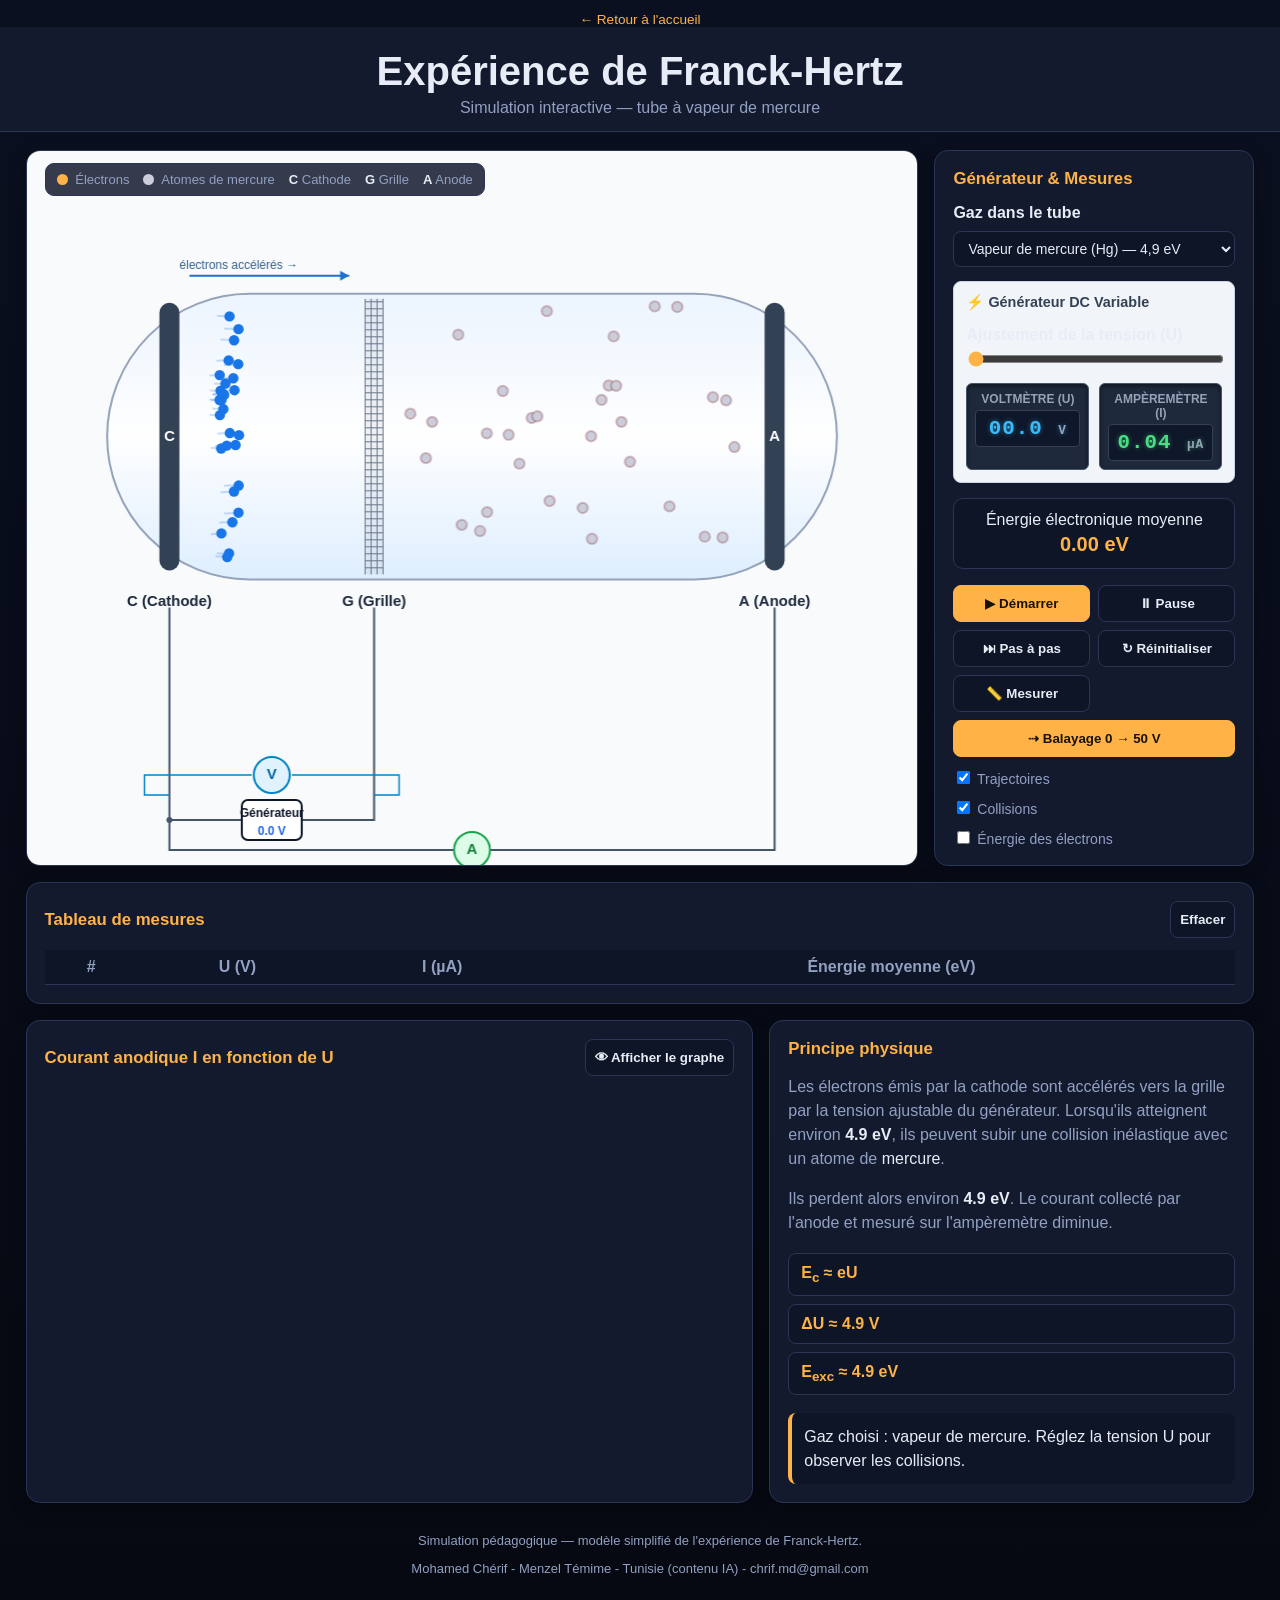
<file: index.html>
<!DOCTYPE html>
<html lang="fr">
<head>
  <meta charset="UTF-8">
  <meta name="viewport" content="width=device-width, initial-scale=1.0">
  <title>Expérience de Franck-Hertz</title>
  <link rel="stylesheet" href="style.css">
</head>
<body>
  <nav class="breadcrumb"><a href="accueil.html">← Retour à l'accueil</a></nav>

  <header>
    <h1>Expérience de Franck-Hertz</h1>
    <p id="subtitle">Simulation interactive — tube à vapeur de mercure</p>
  </header>

  <main>
    <section class="simulation-card">
      <div class="canvas-wrap">
        <canvas id="tubeCanvas"></canvas>
        <div class="legend">
          <span><i class="electron-dot"></i> Électrons</span>
          <span><i class="atom-dot" id="atomLegendDot"></i><span id="atomLegendLabel"> Atomes de mercure</span></span>
          <span><b>C</b> Cathode</span>
          <span><b>G</b> Grille</span>
          <span><b>A</b> Anode</span>
        </div>
      </div>

      <aside class="controls">
        <h2>Générateur & Mesures</h2>

        <label for="gasType">Gaz dans le tube</label>
        <select id="gasType" class="gas-select">
          <option value="mercury" selected>Vapeur de mercure (Hg) — 4,9 eV</option>
          <option value="sodium">Vapeur de sodium (Na) — 2,1 eV</option>
          <option value="argon">Vapeur d'argon (Ar) — 11,55 eV</option>
          <option value="neon">Vapeur de néon (Ne) — 18,7 eV</option>
        </select>

        <!-- BLOC GÉNÉRATEUR ET APPAREILS DE MESURE -->
        <div class="instruments-panel">
          
          <!-- Générateur à tension variable -->
          <div class="generator-box">
            <div class="generator-title">⚡ Générateur DC Variable</div>
            <label for="voltage">Ajustement de la tension (U)</label>
            <input id="voltage" type="range" min="0" max="50" step="0.1" value="0">
          </div>

          <!-- Voltmètre et Ampèremètre côte à côte -->
          <div class="meters-row">
            
            <!-- Voltmètre -->
            <div class="digital-meter voltmeter">
              <div class="meter-title">Voltmètre (U)</div>
              <div class="lcd-display">
                <span id="voltageDisplay">00.0</span> <small>V</small>
              </div>
            </div>

            <!-- Ampèremètre -->
            <div class="digital-meter ammeter">
              <div class="meter-title">Ampèremètre (I)</div>
              <div class="lcd-display">
                <span id="currentDisplay">0.00</span> <small>µA</small>
              </div>
            </div>

          </div>
        </div>

        <div class="energy-box">
          <div>Énergie électronique moyenne</div>
          <strong id="energyValue">0.00 eV</strong>
        </div>

        <div class="buttons">
          <button id="startBtn" class="primary">▶ Démarrer</button>
          <button id="pauseBtn">⏸ Pause</button>
          <button id="stepBtn">⏭ Pas à pas</button>
          <button id="resetBtn">↻ Réinitialiser</button>
          <button id="measureBtn">📏 Mesurer</button>
          <button id="sweepBtn" class="sweep">⇢ Balayage 0 → 50 V</button>
        </div>

        <label class="check"><input id="showTrails" type="checkbox" checked> Trajectoires</label>
        <label class="check"><input id="showCollisions" type="checkbox" checked> Collisions</label>
        <label class="check"><input id="showEnergy" type="checkbox"> Énergie des électrons</label>
      </aside>
    </section>

    <section class="panel measurements">
      <div class="measure-header">
        <h2>Tableau de mesures</h2>
        <button id="clearTableBtn">Effacer</button>
      </div>
      <div class="table-wrap">
        <table>
          <thead>
            <tr><th>#</th><th>U (V)</th><th>I (µA)</th><th>Énergie moyenne (eV)</th></tr>
          </thead>
          <tbody id="measurementsBody"></tbody>
        </table>
      </div>
    </section>

    <section class="bottom-grid">
      <div class="panel graph-panel">
        <div class="measure-header">
          <h2>Courant anodique I en fonction de U</h2>
          <button id="toggleGraphBtn">👁 Afficher le graphe</button>
        </div>
        <canvas id="graphCanvas" style="display:none;"></canvas>
        <div class="graph-info" id="graphInfo" style="display:none;">
          <span>Maximums espacés d'environ <b id="peakSpacingValue">4,9 V</b></span>
          <span id="peakInfo">ΔU mesuré : —</span>
        </div>
      </div>

      <div class="panel">
        <h2>Principe physique</h2>
        <p>
          Les électrons émis par la cathode sont accélérés vers la grille par la tension ajustable du générateur.
          Lorsqu'ils atteignent environ <b id="excitationEnergyText1">4,9 eV</b>, ils peuvent subir une
          collision inélastique avec un atome de <span id="gasNameText1">mercure</span>.
        </p>
        <p>
          Ils perdent alors environ <b id="excitationEnergyText2">4,9 eV</b>. Le courant collecté par
          l'anode et mesuré sur l'ampèremètre diminue.
        </p>

        <div class="formula">
          <span>E<sub>c</sub> ≈ eU</span>
          <span id="formulaDeltaU">ΔU ≈ 4,9 V</span>
          <span id="formulaExc">E<sub>exc</sub> ≈ 4,9 eV</span>
        </div>

        <div class="status" id="status">
          Réglez la tension U pour observer les collisions.
        </div>
      </div>
    </section>
  </main>

  <footer>
    Simulation pédagogique — modèle simplifié de l'expérience de Franck-Hertz. 
    <p>Mohamed Chérif - Menzel Témime - Tunisie (contenu IA) - chrif.md@gmail.com</p> 

  </footer>

  <script src="script.js"></script>
</body>
</html>
</file>
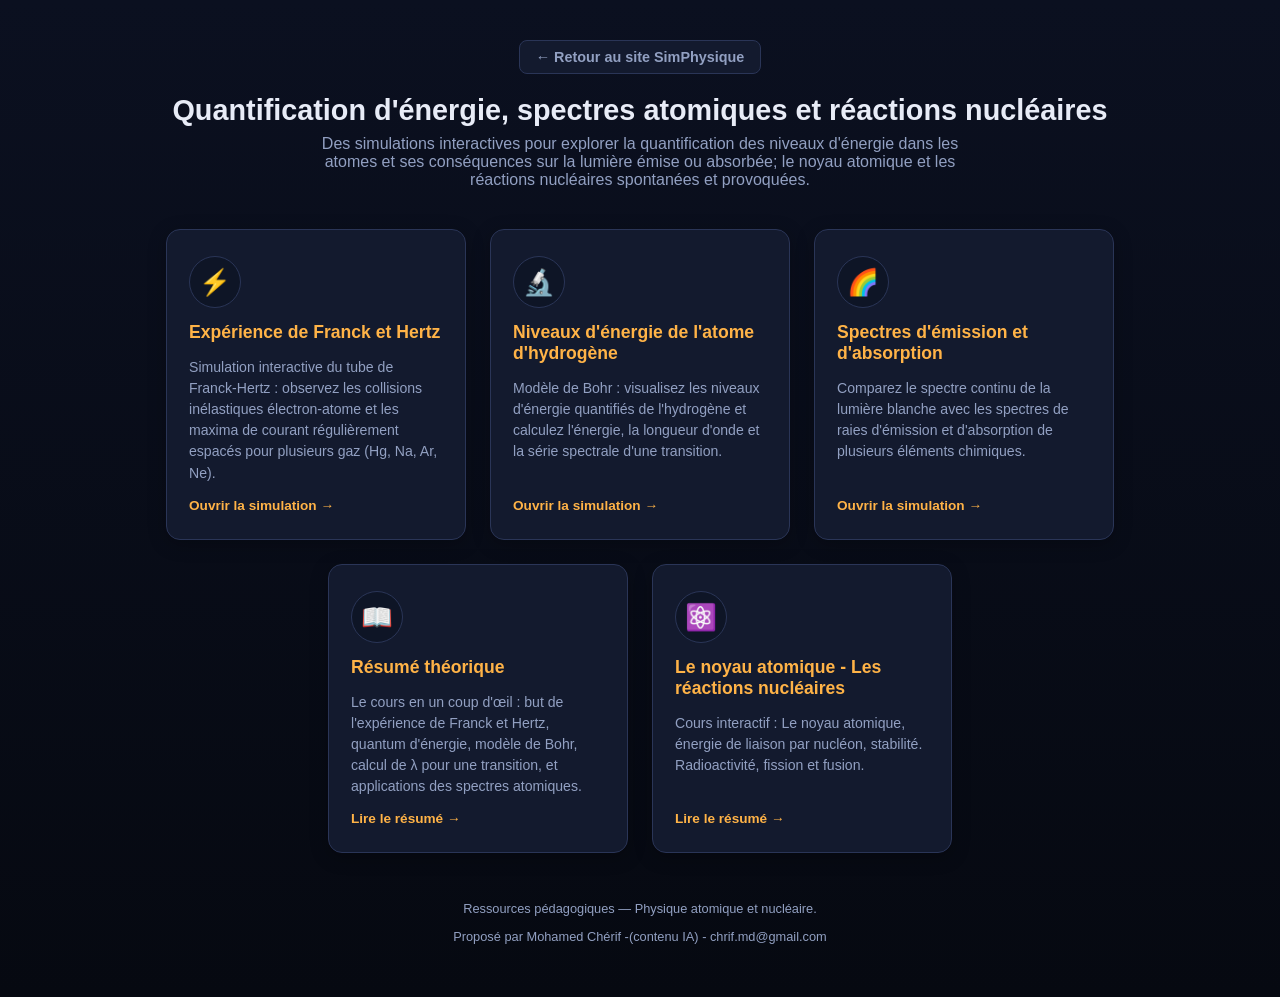
<file: accueil.html>
<!DOCTYPE html>
<html lang="fr">
<head>
<meta charset="UTF-8">
<meta name="viewport" content="width=device-width, initial-scale=1.0">
<title>Quantification d'énergie , spectres atomiques et réactions nucléaires</title>
<style>
  :root {
    --bg: #0b1020;
    --panel: #131a2e;
    --text: #e8ecf7;
    --muted: #92a0c2;
    --accent: #ffb347;
    --line: #2a3557;
  }
  * { box-sizing: border-box; }
  body {
    margin: 0;
    font-family: "Segoe UI", Roboto, Arial, sans-serif;
    background: linear-gradient(180deg, #0b1020, #060911);
    color: var(--text);
    min-height: 100vh;
    display: flex;
    flex-direction: column;
    align-items: center;
    padding: 40px 20px;
  }

  /* Style du bouton de retour */
  .btn-home {
    display: inline-flex;
    align-items: center;
    gap: 6px;
    text-decoration: none;
    color: var(--muted);
    background: var(--panel);
    border: 1px solid var(--line);
    border-radius: 8px;
    font-size: 0.9rem;
    font-weight: 600;
    padding: 0.5rem 1rem;
    margin-bottom: 20px;
    transition: border-color 0.15s ease, color 0.15s ease, transform 0.15s ease;
  }
  .btn-home:hover {
    border-color: var(--accent);
    color: var(--accent);
    transform: translateY(-2px);
  }

  h1 {
    font-size: 1.8rem;
    font-weight: 600;
    margin: 0 0 8px 0;
    text-align: center;
  }
  p.subtitle {
    color: var(--muted);
    margin: 0 0 40px 0;
    text-align: center;
    font-size: 1rem;
    max-width: 640px;
  }
  .cards {
    display: flex;
    gap: 24px;
    flex-wrap: wrap;
    justify-content: center;
    width: 100%;
    max-width: 1100px;
  }
  .card {
    background: var(--panel);
    border: 1px solid var(--line);
    border-radius: 14px;
    padding: 26px 22px;
    width: 300px;
    display: flex;
    flex-direction: column;
    gap: 14px;
    text-decoration: none;
    color: var(--text);
    transition: transform 0.15s ease, border-color 0.15s ease, box-shadow 0.15s ease;
    box-shadow: 0 4px 18px rgba(0, 0, 0, .25);
  }
  .card:hover {
    transform: translateY(-4px);
    border-color: var(--accent);
    box-shadow: 0 10px 26px rgba(0, 0, 0, .4);
  }
  .card-icon {
    width: 52px;
    height: 52px;
    border-radius: 50%;
    display: flex;
    align-items: center;
    justify-content: center;
    font-size: 1.6rem;
    background: #0e1526;
    border: 1px solid var(--line);
  }
  .card h2 {
    font-size: 1.1rem;
    margin: 0;
    color: var(--accent);
  }
  .card p {
    margin: 0;
    color: var(--muted);
    font-size: 0.88rem;
    line-height: 1.5;
    flex-grow: 1;
  }
  .card .go {
    font-size: 0.85rem;
    font-weight: 600;
    color: var(--accent);
    display: flex;
    align-items: center;
    gap: 6px;
  }
  .card:hover .go {
    text-decoration: underline;
  }
  footer {
    margin-top: 48px;
    color: var(--muted);
    font-size: 0.8rem;
    text-align: center;
  }
.Le noyau::before {
    content: "⚛";
    color: #0078d4;
    margin-right: 4px;
}
 
   .signature{
text-align: center;
font-family: "Arial";
font-size: 12px;
font-weight: bold;
color: rgb(170, 221, 241);
margin-top: 30px;
}
</style>
</head>
<body>

<!-- Bouton de retour vers le site -->
<a class="btn-home" href="https://simphysique.tn">← Retour au site SimPhysique</a>

<h1>Quantification d'énergie, spectres atomiques et réactions nucléaires</h1>
<p class="subtitle">
  Des simulations interactives pour explorer la quantification des niveaux d'énergie
  dans les atomes et ses conséquences sur la lumière émise ou absorbée; le noyau atomique et les réactions nucléaires spontanées et provoquées.
</p>

<div class="cards">
  <a class="card" href="index.html">
    <div class="card-icon">⚡</div>
    <h2>Expérience de Franck et Hertz</h2>
    <p>
      Simulation interactive du tube de Franck-Hertz : observez les collisions
      inélastiques électron-atome et les maxima de courant régulièrement espacés
      pour plusieurs gaz (Hg, Na, Ar, Ne).
    </p>
    <span class="go">Ouvrir la simulation →</span>
  </a>

  <a class="card" href="hydrogene_niveaux_energie.html">
    <div class="card-icon">🔬</div>
    <h2>Niveaux d'énergie de l'atome d'hydrogène</h2>
    <p>
      Modèle de Bohr : visualisez les niveaux d'énergie quantifiés de l'hydrogène
      et calculez l'énergie, la longueur d'onde et la série spectrale d'une transition.
    </p>
    <span class="go">Ouvrir la simulation →</span>
  </a>

  <a class="card" href="spectres_emission_absorption.html">
    <div class="card-icon">🌈</div>
    <h2>Spectres d'émission et d'absorption</h2>
    <p>
      Comparez le spectre continu de la lumière blanche avec les spectres de raies
      d'émission et d'absorption de plusieurs éléments chimiques.
    </p>
    <span class="go">Ouvrir la simulation →</span>
  </a>

  <a class="card" href="resume_theorique.html">
    <div class="card-icon">📖</div>
    <h2>Résumé théorique</h2>
    <p>
      Le cours en un coup d'œil : but de l'expérience de Franck et Hertz, quantum
      d'énergie, modèle de Bohr, calcul de λ pour une transition, et applications
      des spectres atomiques.
    </p>
    <span class="go">Lire le résumé →</span>
  </a>
   <a class="card" href="reactions_nucleaires.html">
    <div class="card-icon">⚛️</div>
    <h2>Le noyau atomique - Les réactions nucléaires</h2>
    <p>
     Cours interactif : Le noyau atomique, énergie de liaison par nucléon, stabilité. 
     Radioactivité, fission et fusion.
    </p>
    <span class="go">Lire le résumé →</span>
  </a>
</div>

 
</div>

<footer>
  Ressources pédagogiques — Physique atomique et nucléaire.
  <p>Proposé par Mohamed Chérif -(contenu IA) - chrif.md@gmail.com</p> 
</footer>

</body>
</html>
</file>
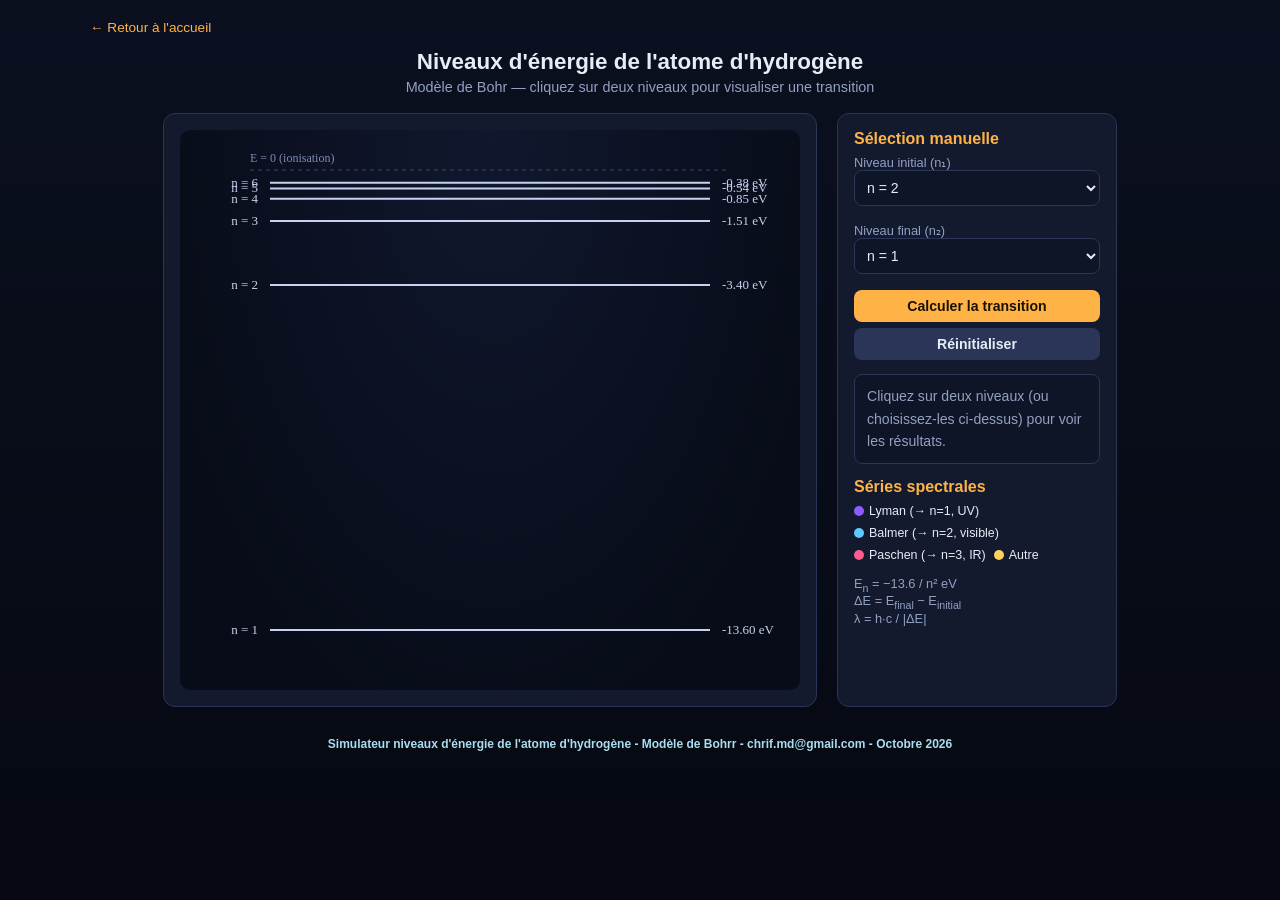
<file: hydrogene_niveaux_energie.html>
<!DOCTYPE html>
<html lang="fr">
<head>
<meta charset="UTF-8">
<title>Niveaux d'énergie de l'atome d'hydrogène</title>
<style>
  :root {
    --bg: #0b1020;
    --panel: #131a2e;
    --text: #e8ecf7;
    --muted: #92a0c2;
    --accent: #ffb347;
    --line: #2a3557;
  }
  * { box-sizing: border-box; }
  body {
    margin: 0;
    font-family: "Segoe UI", Roboto, Arial, sans-serif;
    background: linear-gradient(180deg, #0b1020, #060911);
    color: var(--text);
    min-height: 100vh;
    display: flex;
    flex-direction: column;
    align-items: center;
    padding: 20px;
  }
  h1 {
    font-size: 1.4rem;
    font-weight: 600;
    margin: 0 0 4px 0;
    text-align: center;
  }
  p.subtitle {
    color: var(--muted);
    margin: 0 0 18px 0;
    text-align: center;
    font-size: 0.9rem;
  }
  .layout {
    display: flex;
    gap: 20px;
    flex-wrap: wrap;
    justify-content: center;
    width: 100%;
    max-width: 1100px;
  }
  .panel {
    background: var(--panel);
    border: 1px solid var(--line);
    border-radius: 12px;
    padding: 16px;
  }
  #diagram {
    display: block;
    background: radial-gradient(ellipse at 50% 0%, #10182e 0%, #080c18 80%);
    border-radius: 10px;
  }
  .controls {
    width: 280px;
    display: flex;
    flex-direction: column;
    gap: 14px;
    font-size: 0.88rem;
  }
  .controls h2 {
    font-size: 1rem;
    margin: 0 0 6px 0;
    color: var(--accent);
  }
  select, button {
    width: 100%;
    padding: 8px;
    border-radius: 8px;
    border: 1px solid var(--line);
    background: #0e1526;
    color: var(--text);
    font-size: 0.88rem;
  }
  button {
    cursor: pointer;
    background: var(--accent);
    color: #1a1200;
    font-weight: 600;
    border: none;
    transition: transform 0.1s ease;
  }
  button:hover { transform: translateY(-1px); }
  button:disabled { opacity: 0.4; cursor: not-allowed; transform: none; }
  .result-box {
    background: #0e1526;
    border: 1px solid var(--line);
    border-radius: 8px;
    padding: 10px 12px;
    line-height: 1.6;
  }
  .result-box .label { color: var(--muted); }
  .result-box .value { color: var(--accent); font-weight: 600; }
  .series-legend {
    display: flex;
    flex-wrap: wrap;
    gap: 8px;
    font-size: 0.78rem;
  }
  .series-legend span {
    display: flex;
    align-items: center;
    gap: 5px;
  }
  .swatch {
    width: 10px; height: 10px; border-radius: 50%;
    display: inline-block;
  }
  .hint {
    color: var(--muted);
    font-size: 0.8rem;
  }
  .breadcrumb {
    width: 100%;
    max-width: 1100px;
    text-align: left;
    margin-bottom: 14px;
    font-size: 0.85rem;
  }
  .breadcrumb a {
    color: var(--accent);
    text-decoration: none;
  }
  .breadcrumb a:hover {
    text-decoration: underline;
  }
   .signature{
text-align: center;
font-family: "Arial";
font-size: 12px;
font-weight: bold;
color: rgb(170, 221, 241);
margin-top: 30px;
}
</style>
</head>
<body>

<nav class="breadcrumb"><a href="accueil.html">← Retour à l'accueil</a></nav>
<h1>Niveaux d'énergie de l'atome d'hydrogène</h1>
<p class="subtitle">Modèle de Bohr — cliquez sur deux niveaux pour visualiser une transition</p>

<div class="layout">
  <div class="panel">
    <canvas id="diagram" width="620" height="560"></canvas>
  </div>

  <div class="panel controls">
    <div>
      <h2>Sélection manuelle</h2>
      <label class="hint">Niveau initial (n₁)</label>
      <select id="n1"></select>
      <br><br>
      <label class="hint">Niveau final (n₂)</label>
      <select id="n2"></select>
      <br><br>
      <button id="calcBtn">Calculer la transition</button>
      <button id="resetBtn" style="background:#2a3557; color:#e8ecf7; margin-top:6px;">Réinitialiser</button>
    </div>

    <div class="result-box" id="resultBox">
      <span class="label">Cliquez sur deux niveaux (ou choisissez-les ci-dessus) pour voir les résultats.</span>
    </div>

    <div>
      <h2 style="margin-bottom:8px;">Séries spectrales</h2>
      <div class="series-legend">
        <span><i class="swatch" style="background:#8e5cff;"></i> Lyman (→ n=1, UV)</span>
        <span><i class="swatch" style="background:#5cc8ff;"></i> Balmer (→ n=2, visible)</span>
        <span><i class="swatch" style="background:#ff5c8e;"></i> Paschen (→ n=3, IR)</span>
        <span><i class="swatch" style="background:#ffd25c;"></i> Autre</span>
      </div>
    </div>

    <div class="hint">
      E<sub>n</sub> = −13.6 / n² eV<br>
      ΔE = E<sub>final</sub> − E<sub>initial</sub><br>
      λ = h·c / |ΔE|
    </div>
  </div>
</div>
 <footer>
    <div class="signature"> Simulateur niveaux d'énergie de l'atome d'hydrogène - Modèle de Bohrr - chrif.md@gmail.com - Octobre 2026 </div>
  </footer>
<script>
// ---------- Constantes physiques ----------
const RYDBERG_EV = 13.6; // eV
const H_EV_S = 4.1357e-15; // eV·s (constante de Planck en eV)
const C_M_S = 2.998e8; // m/s

const N_LEVELS = 6; // n = 1..6 affichés
const canvas = document.getElementById('diagram');
const ctx = canvas.getContext('2d');
const W = canvas.width, H = canvas.height;

// Positions verticales des niveaux (échelle non linéaire pour bien visualiser
// le resserrement des niveaux quand n augmente, comme dans la réalité)
function energyOf(n) {
  return -RYDBERG_EV / (n * n);
}

// Mapping énergie -> position y (échelle personnalisée)
const marginTop = 40;
const marginBottom = 60;
const usableHeight = H - marginTop - marginBottom;
const Emin = energyOf(1); // -13.6 (le plus bas, en bas du diagramme)
const Emax = 0; // limite d'ionisation (en haut)

function yForEnergy(E) {
  // E va de Emin (bas) à 0 (haut)
  const t = (E - Emin) / (Emax - Emin); // 0 -> bas, 1 -> haut
  return marginTop + (1 - t) * usableHeight;
}

const levelX1 = 90;
const levelX2 = W - 90;

let selected = []; // niveaux cliqués (max 2)

function seriesColor(nLow) {
  if (nLow === 1) return '#8e5cff'; // Lyman
  if (nLow === 2) return '#5cc8ff'; // Balmer
  if (nLow === 3) return '#ff5c8e'; // Paschen
  return '#ffd25c';
}

function draw() {
  ctx.clearRect(0, 0, W, H);

  // Ligne de limite d'ionisation
  const yIon = yForEnergy(0);
  ctx.strokeStyle = '#3a4670';
  ctx.setLineDash([4, 4]);
  ctx.beginPath();
  ctx.moveTo(levelX1 - 20, yIon);
  ctx.lineTo(levelX2 + 20, yIon);
  ctx.stroke();
  ctx.setLineDash([]);
  ctx.fillStyle = '#7d8ab3';
  ctx.font = '12px Segoe UI';
  ctx.fillText('E = 0 (ionisation)', levelX1 - 20, yIon - 8);

  // Niveaux d'énergie
  for (let n = 1; n <= N_LEVELS; n++) {
    const E = energyOf(n);
    const y = yForEnergy(E);
    const isSelected = selected.includes(n);

    ctx.strokeStyle = isSelected ? '#ffb347' : '#c7d2f0';
    ctx.lineWidth = isSelected ? 3 : 2;
    ctx.beginPath();
    ctx.moveTo(levelX1, y);
    ctx.lineTo(levelX2, y);
    ctx.stroke();

    ctx.fillStyle = isSelected ? '#ffb347' : '#c7d2f0';
    ctx.font = '13px Segoe UI';
    ctx.textAlign = 'right';
    ctx.fillText('n = ' + n, levelX1 - 12, y + 4);
    ctx.textAlign = 'left';
    ctx.fillText(E.toFixed(2) + ' eV', levelX2 + 12, y + 4);
  }

  // Flèche de transition si deux niveaux sélectionnés
  if (selected.length === 2) {
    const [na, nb] = selected;
    const nHigh = Math.max(na, nb);
    const nLow = Math.min(na, nb);
    const yHigh = yForEnergy(energyOf(nHigh));
    const yLow = yForEnergy(energyOf(nLow));
    const xArrow = (levelX1 + levelX2) / 2;
    const color = seriesColor(nLow);

    ctx.strokeStyle = color;
    ctx.fillStyle = color;
    ctx.lineWidth = 2.5;
    ctx.beginPath();
    ctx.moveTo(xArrow, yHigh);
    ctx.lineTo(xArrow, yLow);
    ctx.stroke();

    // pointe de flèche vers le niveau final choisi par l'utilisateur (na -> nb)
    const yTo = yForEnergy(energyOf(nb));
    const dir = (yTo > yHigh) ? 1 : -1;
    ctx.beginPath();
    ctx.moveTo(xArrow, yTo);
    ctx.lineTo(xArrow - 6, yTo - dir * 10);
    ctx.lineTo(xArrow + 6, yTo - dir * 10);
    ctx.closePath();
    ctx.fill();
  }

  // Zones cliquables (invisibles) gérées dans le listener via calcul de y
}

// ---------- Interaction clic sur niveaux ----------
canvas.addEventListener('click', (evt) => {
  const rect = canvas.getBoundingClientRect();
  const clickY = (evt.clientY - rect.top) * (H / rect.height);

  let closestN = null;
  let closestDist = Infinity;
  for (let n = 1; n <= N_LEVELS; n++) {
    const y = yForEnergy(energyOf(n));
    const d = Math.abs(y - clickY);
    if (d < closestDist) { closestDist = d; closestN = n; }
  }
  if (closestDist > 20) return; // clic trop loin d'une ligne

  if (selected.length === 2) selected = [];
  selected.push(closestN);

  document.getElementById('n1').value = selected[0] ?? '';
  if (selected.length === 2) {
    document.getElementById('n2').value = selected[1];
    computeTransition(selected[0], selected[1]);
  }
  draw();
});

// ---------- Menus déroulants ----------
const n1Select = document.getElementById('n1');
const n2Select = document.getElementById('n2');
for (let n = 1; n <= N_LEVELS; n++) {
  n1Select.innerHTML += `<option value="${n}">n = ${n}</option>`;
  n2Select.innerHTML += `<option value="${n}">n = ${n}</option>`;
}
n1Select.value = 2;
n2Select.value = 1;

document.getElementById('calcBtn').addEventListener('click', () => {
  const na = parseInt(n1Select.value);
  const nb = parseInt(n2Select.value);
  if (na === nb) {
    document.getElementById('resultBox').innerHTML =
      '<span class="label">Choisissez deux niveaux différents.</span>';
    return;
  }
  selected = [na, nb];
  computeTransition(na, nb);
  draw();
});

document.getElementById('resetBtn').addEventListener('click', () => {
  selected = [];
  document.getElementById('resultBox').innerHTML =
    '<span class="label">Cliquez sur deux niveaux (ou choisissez-les ci-dessus) pour voir les résultats.</span>';
  draw();
});

// ---------- Calcul physique ----------
function computeTransition(nFrom, nTo) {
  const Efrom = energyOf(nFrom);
  const Eto = energyOf(nTo);
  const deltaE = Eto - Efrom; // énergie du photon absorbé/émis (signée)
  const absorption = deltaE > 0; // si on monte en énergie -> absorption

  const deltaE_abs = Math.abs(deltaE);
  const wavelength_m = (H_EV_S * C_M_S) / deltaE_abs;
  const wavelength_nm = wavelength_m * 1e9;

  let domaine = 'infrarouge';
  if (wavelength_nm < 400) domaine = 'ultraviolet';
  else if (wavelength_nm <= 700) domaine = 'visible';

  const nLow = Math.min(nFrom, nTo);
  let serie = 'Autre';
  if (nLow === 1) serie = 'Lyman';
  else if (nLow === 2) serie = 'Balmer';
  else if (nLow === 3) serie = 'Paschen';
  else if (nLow === 4) serie = 'Brackett';
  else if (nLow === 5) serie = 'Pfund';

  const html = `
    <span class="label">Transition :</span> <span class="value">n=${nFrom} → n=${nTo}</span><br>
    <span class="label">E(n=${nFrom}) :</span> <span class="value">${Efrom.toFixed(3)} eV</span><br>
    <span class="label">E(n=${nTo}) :</span> <span class="value">${Eto.toFixed(3)} eV</span><br>
    <span class="label">ΔE :</span> <span class="value">${deltaE_abs.toFixed(3)} eV</span>
      (${absorption ? 'absorption' : 'émission'} de photon)<br>
    <span class="label">Longueur d'onde :</span> <span class="value">${wavelength_nm.toFixed(1)} nm</span>
      (${domaine})<br>
    <span class="label">Série spectrale :</span> <span class="value">${serie}</span>
  `;
  document.getElementById('resultBox').innerHTML = html;
}

draw();
</script>
</body>
</html>
</file>
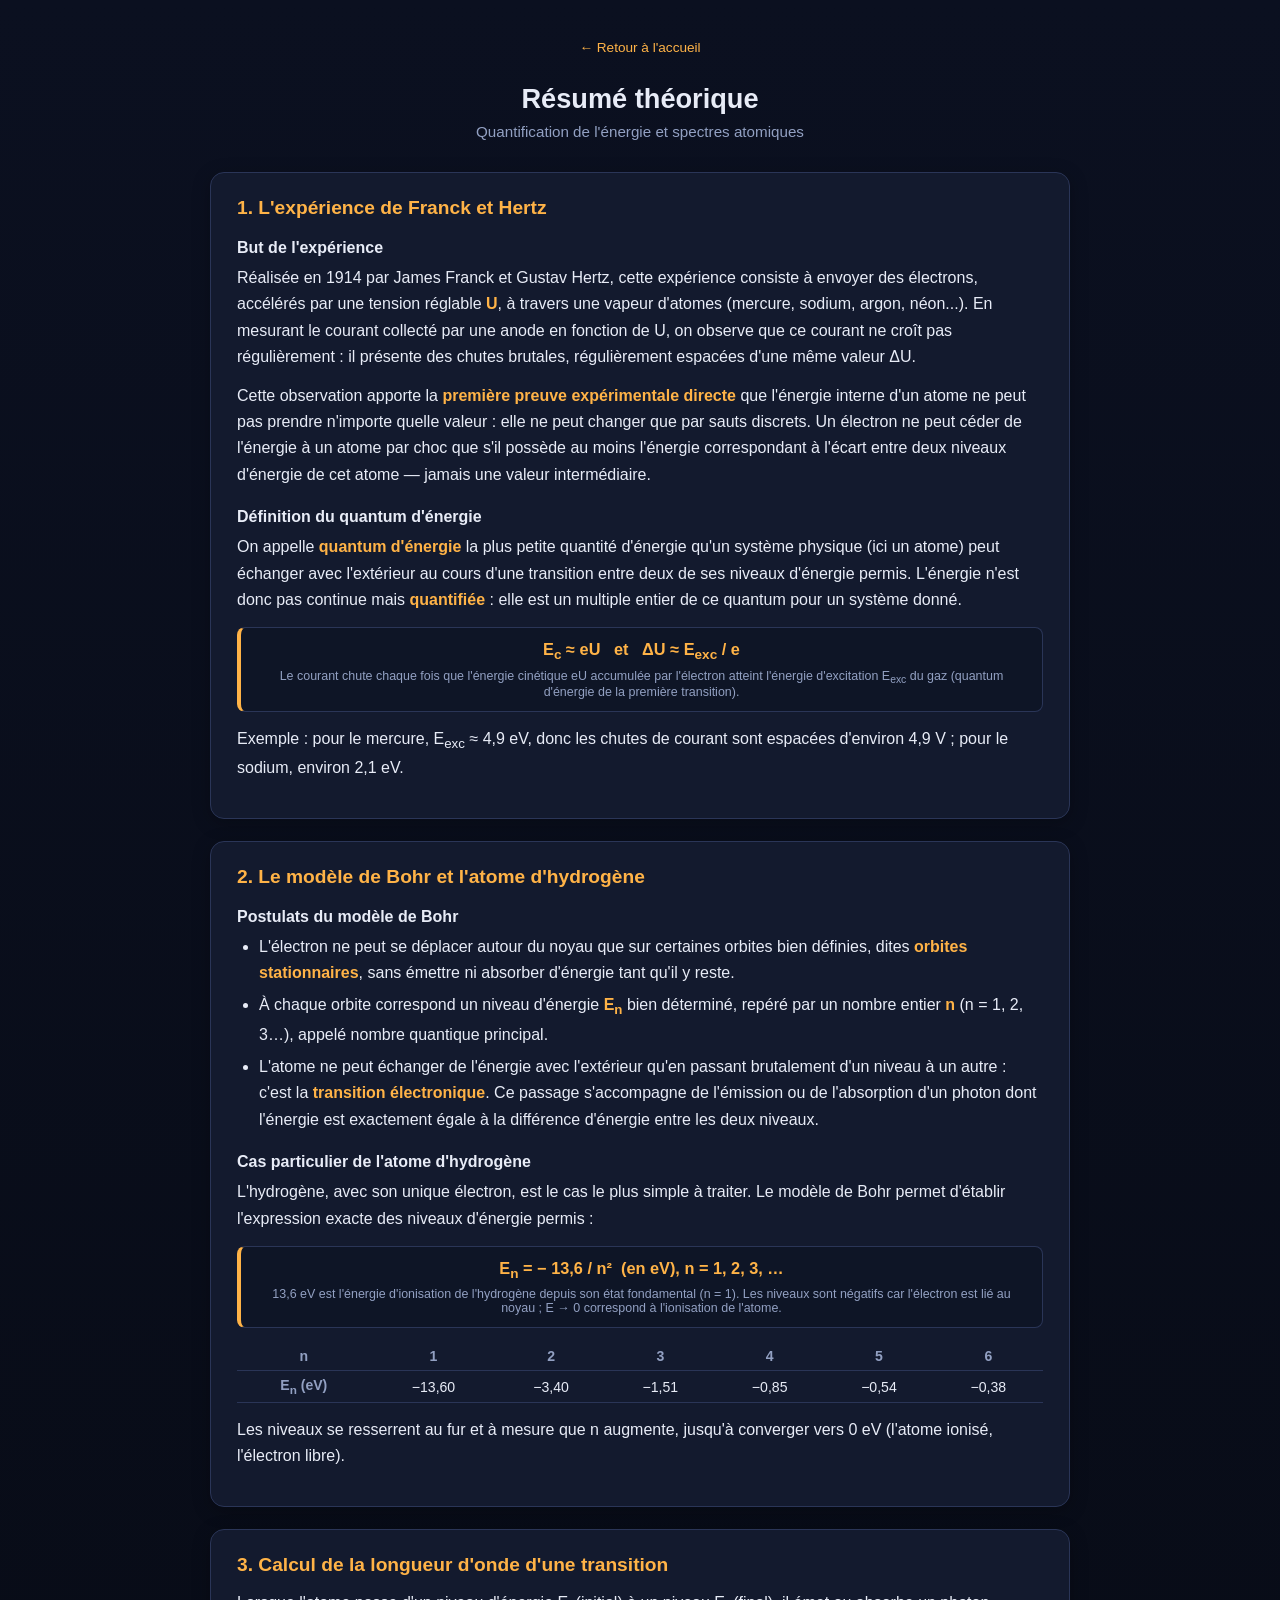
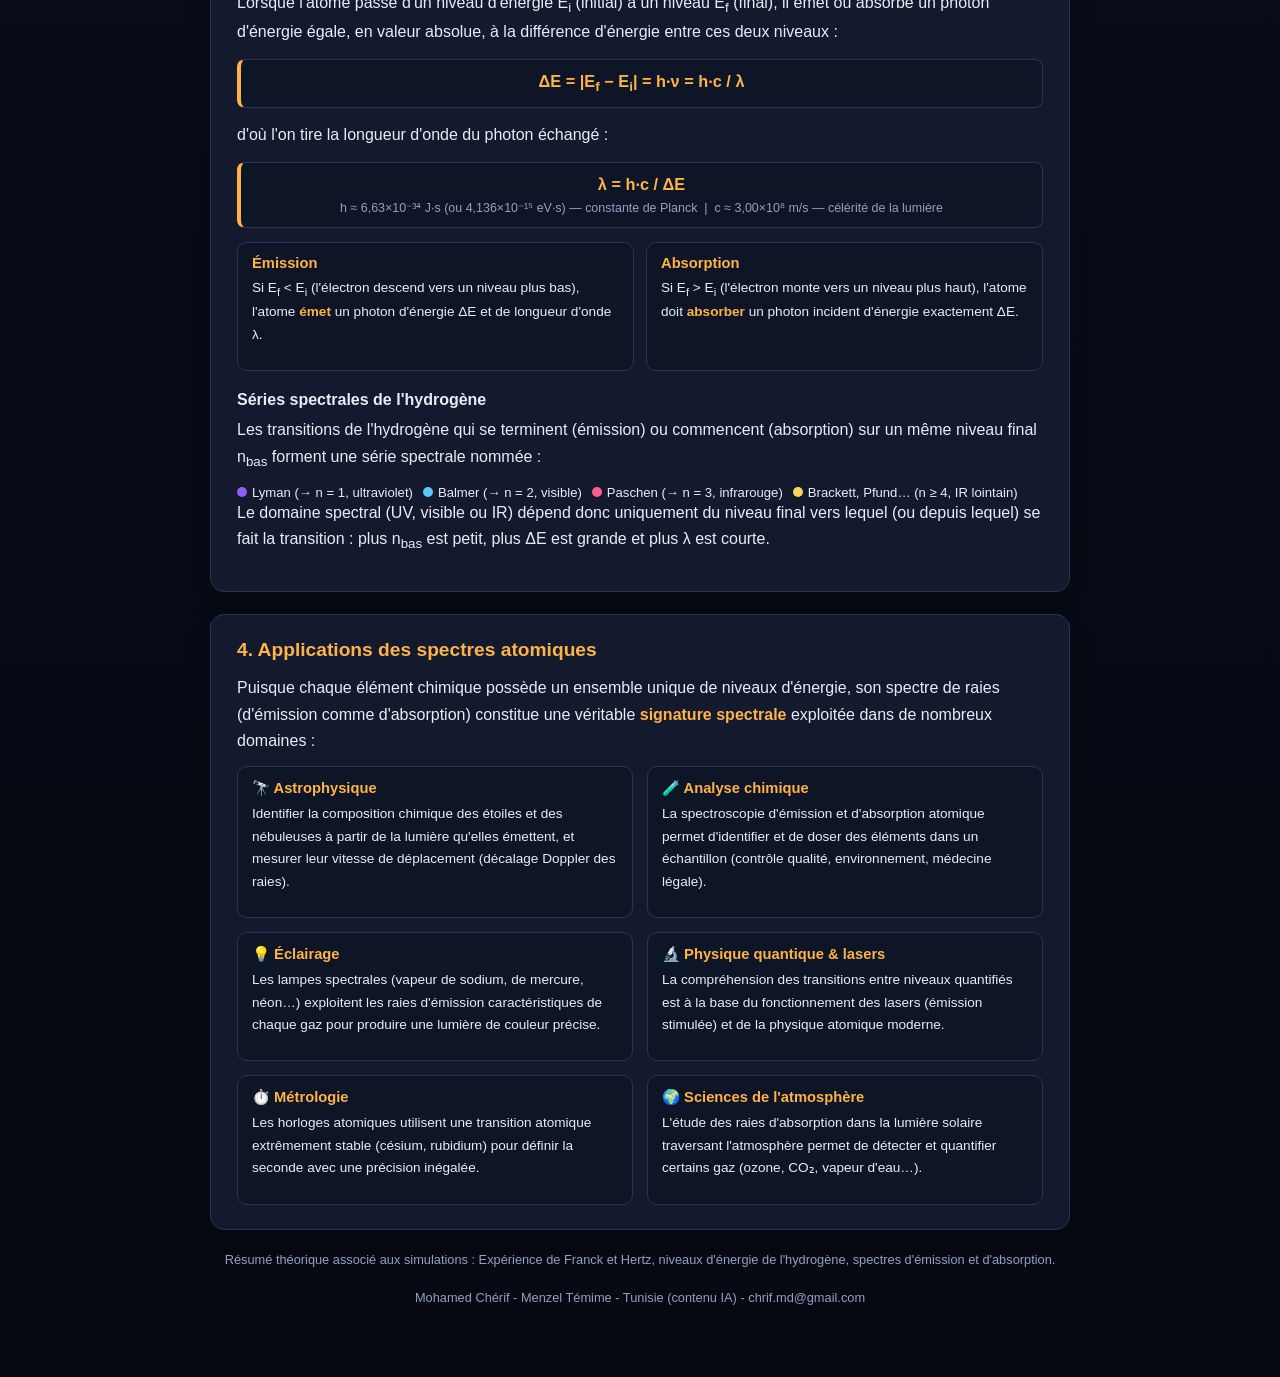
<file: resume_theorique.html>
<!DOCTYPE html>
<html lang="fr">
<head>
<meta charset="UTF-8">
<meta name="viewport" content="width=device-width, initial-scale=1.0">
<title>Résumé théorique — Quantification de l'énergie et spectres atomiques</title>
<style>
  :root {
    --bg: #0b1020;
    --panel: #131a2e;
    --text: #e8ecf7;
    --muted: #92a0c2;
    --accent: #ffb347;
    --line: #2a3557;
  }
  * { box-sizing: border-box; }
  body {
    margin: 0;
    font-family: "Segoe UI", Roboto, Arial, sans-serif;
    background: linear-gradient(180deg, #0b1020, #060911);
    color: var(--text);
    min-height: 100vh;
    display: flex;
    flex-direction: column;
    align-items: center;
    padding: 40px 20px 60px;
  }
  .page {
    width: 100%;
    max-width: 860px;
  }
  header {
    text-align: center;
    margin-bottom: 32px;
  }
  h1 {
    font-size: 1.7rem;
    font-weight: 600;
    margin: 0 0 8px 0;
  }
  p.subtitle {
    color: var(--muted);
    margin: 0;
    font-size: 0.95rem;
  }
  nav.breadcrumb {
    text-align: center;
    margin-bottom: 28px;
    font-size: 0.85rem;
  }
  nav.breadcrumb a {
    color: var(--accent);
    text-decoration: none;
  }
  nav.breadcrumb a:hover { text-decoration: underline; }

  section.panel {
    background: var(--panel);
    border: 1px solid var(--line);
    border-radius: 14px;
    padding: 24px 26px;
    margin-bottom: 22px;
    box-shadow: 0 4px 18px rgba(0, 0, 0, .25);
  }
  section.panel h2 {
    color: var(--accent);
    font-size: 1.2rem;
    margin: 0 0 14px 0;
    display: flex;
    align-items: center;
    gap: 8px;
  }
  section.panel h3 {
    color: var(--text);
    font-size: 1rem;
    margin: 20px 0 8px 0;
  }
  section.panel p {
    color: var(--text);
    line-height: 1.65;
    margin: 0 0 12px 0;
  }
  section.panel ul, section.panel ol {
    color: var(--text);
    line-height: 1.65;
    margin: 0 0 12px 0;
    padding-left: 22px;
  }
  section.panel li { margin-bottom: 6px; }
  .muted { color: var(--muted); }
  .accent { color: var(--accent); font-weight: 600; }

  .formula-box {
    background: #0e1526;
    border: 1px solid var(--line);
    border-left: 4px solid var(--accent);
    border-radius: 8px;
    padding: 12px 16px;
    margin: 14px 0;
    font-size: 1.02rem;
    color: var(--accent);
    text-align: center;
    font-weight: 600;
  }
  .formula-box small {
    display: block;
    margin-top: 6px;
    color: var(--muted);
    font-weight: 400;
    font-size: 0.78rem;
  }
  .two-col {
    display: grid;
    grid-template-columns: 1fr 1fr;
    gap: 12px;
  }
  @media (max-width: 620px) {
    .two-col { grid-template-columns: 1fr; }
  }
  table.levels {
    width: 100%;
    border-collapse: collapse;
    margin: 10px 0 14px;
    font-size: 0.88rem;
  }
  table.levels th, table.levels td {
    border-bottom: 1px solid var(--line);
    padding: 6px 8px;
    text-align: center;
  }
  table.levels th {
    color: var(--muted);
    font-weight: 600;
  }
  .series-legend {
    display: flex;
    flex-wrap: wrap;
    gap: 10px;
    font-size: 0.82rem;
    margin-top: 10px;
  }
  .series-legend span {
    display: flex;
    align-items: center;
    gap: 5px;
  }
  .swatch {
    width: 10px; height: 10px; border-radius: 50%;
    display: inline-block;
  }
  .apps-grid {
    display: grid;
    grid-template-columns: 1fr 1fr;
    gap: 14px;
    margin-top: 8px;
  }
  @media (max-width: 620px) {
    .apps-grid { grid-template-columns: 1fr; }
  }
  .app-card {
    background: #0e1526;
    border: 1px solid var(--line);
    border-radius: 10px;
    padding: 12px 14px;
  }
  .app-card h4 {
    margin: 0 0 6px 0;
    color: var(--accent);
    font-size: 0.92rem;
  }
  .app-card p {
    margin: 0;
    font-size: 0.85rem;
    color: var(--muted);
    line-height: 1.5;
  }
  footer {
    text-align: center;
    color: var(--muted);
    font-size: 0.8rem;
    margin-top: 10px;
  }
</style>
</head>
<body>

<div class="page">
  <nav class="breadcrumb"><a href="accueil.html">← Retour à l'accueil</a></nav>

  <header>
    <h1>Résumé théorique</h1>
    <p class="subtitle">Quantification de l'énergie et spectres atomiques</p>
  </header>

  <!-- 1. Franck et Hertz -->
  <section class="panel">
    <h2>1. L'expérience de Franck et Hertz</h2>

    <h3>But de l'expérience</h3>
    <p>
      Réalisée en 1914 par James Franck et Gustav Hertz, cette expérience consiste à envoyer des
      électrons, accélérés par une tension réglable <span class="accent">U</span>, à travers une
      vapeur d'atomes (mercure, sodium, argon, néon...). En mesurant le courant collecté par une
      anode en fonction de U, on observe que ce courant ne croît pas régulièrement : il présente
      des chutes brutales, régulièrement espacées d'une même valeur ΔU.
    </p>
    <p>
      Cette observation apporte la <span class="accent">première preuve expérimentale directe</span>
      que l'énergie interne d'un atome ne peut pas prendre n'importe quelle valeur : elle ne peut
      changer que par sauts discrets. Un électron ne peut céder de l'énergie à un atome par choc
      que s'il possède au moins l'énergie correspondant à l'écart entre deux niveaux d'énergie de
      cet atome — jamais une valeur intermédiaire.
    </p>

    <h3>Définition du quantum d'énergie</h3>
    <p>
      On appelle <span class="accent">quantum d'énergie</span> la plus petite quantité d'énergie
      qu'un système physique (ici un atome) peut échanger avec l'extérieur au cours d'une
      transition entre deux de ses niveaux d'énergie permis. L'énergie n'est donc pas continue
      mais <span class="accent">quantifiée</span> : elle est un multiple entier de ce quantum pour
      un système donné.
    </p>
    <div class="formula-box">
      E<sub>c</sub> ≈ eU&nbsp;&nbsp;&nbsp;et&nbsp;&nbsp;&nbsp;ΔU ≈ E<sub>exc</sub> / e
      <small>Le courant chute chaque fois que l'énergie cinétique eU accumulée par l'électron atteint l'énergie d'excitation E<sub>exc</sub> du gaz (quantum d'énergie de la première transition).</small>
    </div>
    <p class="muted">
      Exemple : pour le mercure, E<sub>exc</sub> ≈ 4,9 eV, donc les chutes de courant sont espacées
      d'environ 4,9 V ; pour le sodium, environ 2,1 eV.
    </p>
  </section>

  <!-- 2. Modèle de Bohr -->
  <section class="panel">
    <h2>2. Le modèle de Bohr et l'atome d'hydrogène</h2>

    <h3>Postulats du modèle de Bohr</h3>
    <ul>
      <li>L'électron ne peut se déplacer autour du noyau que sur certaines orbites bien définies,
        dites <span class="accent">orbites stationnaires</span>, sans émettre ni absorber
        d'énergie tant qu'il y reste.</li>
      <li>À chaque orbite correspond un niveau d'énergie <span class="accent">E<sub>n</sub></span>
        bien déterminé, repéré par un nombre entier <span class="accent">n</span> (n = 1, 2, 3…),
        appelé nombre quantique principal.</li>
      <li>L'atome ne peut échanger de l'énergie avec l'extérieur qu'en passant brutalement d'un
        niveau à un autre : c'est la <span class="accent">transition électronique</span>. Ce
        passage s'accompagne de l'émission ou de l'absorption d'un photon dont l'énergie est
        exactement égale à la différence d'énergie entre les deux niveaux.</li>
    </ul>

    <h3>Cas particulier de l'atome d'hydrogène</h3>
    <p>
      L'hydrogène, avec son unique électron, est le cas le plus simple à traiter. Le modèle de
      Bohr permet d'établir l'expression exacte des niveaux d'énergie permis :
    </p>
    <div class="formula-box">
      E<sub>n</sub> = − 13,6 / n²&nbsp;&nbsp;(en eV), n = 1, 2, 3, …
      <small>13,6 eV est l'énergie d'ionisation de l'hydrogène depuis son état fondamental (n = 1). Les niveaux sont négatifs car l'électron est lié au noyau ; E → 0 correspond à l'ionisation de l'atome.</small>
    </div>

    <table class="levels">
      <thead><tr><th>n</th><th>1</th><th>2</th><th>3</th><th>4</th><th>5</th><th>6</th></tr></thead>
      <tbody>
        <tr><th>E<sub>n</sub> (eV)</th><td>−13,60</td><td>−3,40</td><td>−1,51</td><td>−0,85</td><td>−0,54</td><td>−0,38</td></tr>
      </tbody>
    </table>
    <p class="muted">
      Les niveaux se resserrent au fur et à mesure que n augmente, jusqu'à converger vers 0
      eV (l'atome ionisé, l'électron libre).
    </p>
  </section>

  <!-- 3. Calcul de la longueur d'onde -->
  <section class="panel">
    <h2>3. Calcul de la longueur d'onde d'une transition</h2>
    <p>
      Lorsque l'atome passe d'un niveau d'énergie E<sub>i</sub> (initial) à un niveau E<sub>f</sub>
      (final), il émet ou absorbe un photon d'énergie égale, en valeur absolue, à la différence
      d'énergie entre ces deux niveaux :
    </p>
    <div class="formula-box">
      ΔE = |E<sub>f</sub> − E<sub>i</sub>| = h·ν = h·c / λ
    </div>
    <p>d'où l'on tire la longueur d'onde du photon échangé :</p>
    <div class="formula-box">
      λ = h·c / ΔE
      <small>h ≈ 6,63×10⁻³⁴ J·s (ou 4,136×10⁻¹⁵ eV·s) — constante de Planck&nbsp;&nbsp;|&nbsp;&nbsp;c ≈ 3,00×10⁸ m/s — célérité de la lumière</small>
    </div>

    <div class="two-col">
      <div class="app-card">
        <h4>Émission</h4>
        <p>Si E<sub>f</sub> &lt; E<sub>i</sub> (l'électron descend vers un niveau plus bas), l'atome
        <span class="accent">émet</span> un photon d'énergie ΔE et de longueur d'onde λ.</p>
      </div>
      <div class="app-card">
        <h4>Absorption</h4>
        <p>Si E<sub>f</sub> &gt; E<sub>i</sub> (l'électron monte vers un niveau plus haut), l'atome
        doit <span class="accent">absorber</span> un photon incident d'énergie exactement ΔE.</p>
      </div>
    </div>

    <h3>Séries spectrales de l'hydrogène</h3>
    <p>
      Les transitions de l'hydrogène qui se terminent (émission) ou commencent (absorption) sur un
      même niveau final n<sub>bas</sub> forment une série spectrale nommée :
    </p>
    <div class="series-legend">
      <span><i class="swatch" style="background:#8e5cff;"></i> Lyman (→ n = 1, ultraviolet)</span>
      <span><i class="swatch" style="background:#5cc8ff;"></i> Balmer (→ n = 2, visible)</span>
      <span><i class="swatch" style="background:#ff5c8e;"></i> Paschen (→ n = 3, infrarouge)</span>
      <span><i class="swatch" style="background:#ffd25c;"></i> Brackett, Pfund… (n ≥ 4, IR lointain)</span>
    </div>
    <p class="muted">
      Le domaine spectral (UV, visible ou IR) dépend donc uniquement du niveau final vers lequel
      (ou depuis lequel) se fait la transition : plus n<sub>bas</sub> est petit, plus ΔE est grande
      et plus λ est courte.
    </p>
  </section>

  <!-- 4. Applications -->
  <section class="panel">
    <h2>4. Applications des spectres atomiques</h2>
    <p>
      Puisque chaque élément chimique possède un ensemble unique de niveaux d'énergie, son spectre
      de raies (d'émission comme d'absorption) constitue une véritable <span class="accent">signature
      spectrale</span> exploitée dans de nombreux domaines :
    </p>

    <div class="apps-grid">
      <div class="app-card">
        <h4>🔭 Astrophysique</h4>
        <p>Identifier la composition chimique des étoiles et des nébuleuses à partir de la lumière
        qu'elles émettent, et mesurer leur vitesse de déplacement (décalage Doppler des raies).</p>
      </div>
      <div class="app-card">
        <h4>🧪 Analyse chimique</h4>
        <p>La spectroscopie d'émission et d'absorption atomique permet d'identifier et de doser des
        éléments dans un échantillon (contrôle qualité, environnement, médecine légale).</p>
      </div>
      <div class="app-card">
        <h4>💡 Éclairage</h4>
        <p>Les lampes spectrales (vapeur de sodium, de mercure, néon…) exploitent les raies
        d'émission caractéristiques de chaque gaz pour produire une lumière de couleur précise.</p>
      </div>
      <div class="app-card">
        <h4>🔬 Physique quantique &amp; lasers</h4>
        <p>La compréhension des transitions entre niveaux quantifiés est à la base du
        fonctionnement des lasers (émission stimulée) et de la physique atomique moderne.</p>
      </div>
      <div class="app-card">
        <h4>⏱️ Métrologie</h4>
        <p>Les horloges atomiques utilisent une transition atomique extrêmement stable (césium,
        rubidium) pour définir la seconde avec une précision inégalée.</p>
      </div>
      <div class="app-card">
        <h4>🌍 Sciences de l'atmosphère</h4>
        <p>L'étude des raies d'absorption dans la lumière solaire traversant l'atmosphère permet de
        détecter et quantifier certains gaz (ozone, CO₂, vapeur d'eau…).</p>
      </div>
    </div>
  </section>

  <footer>
    Résumé théorique associé aux simulations : Expérience de Franck et Hertz, niveaux d'énergie de
    l'hydrogène, spectres d'émission et d'absorption.
  </footer>
</div>
<footer>
  <p>Mohamed Chérif - Menzel Témime - Tunisie (contenu IA) - chrif.md@gmail.com</p> 
</footer>

</body>
</html>
</file>
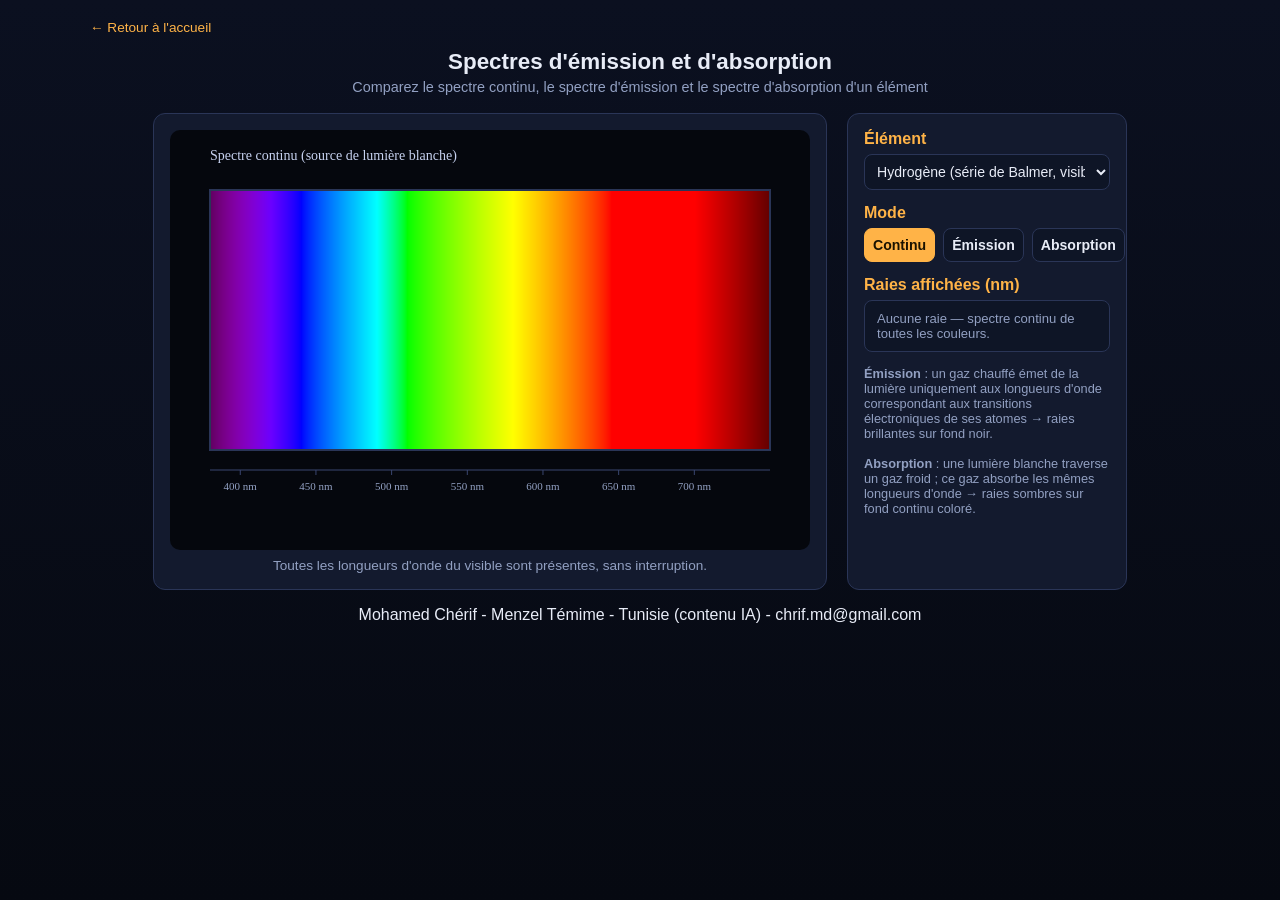
<file: spectres_emission_absorption.html>
<!DOCTYPE html>
<html lang="fr">
<head>
<meta charset="UTF-8">
<title>Spectres d'émission et d'absorption</title>
<style>
  :root {
    --bg: #0b1020;
    --panel: #131a2e;
    --text: #e8ecf7;
    --muted: #92a0c2;
    --accent: #ffb347;
    --line: #2a3557;
  }
  * { box-sizing: border-box; }
  body {
    margin: 0;
    font-family: "Segoe UI", Roboto, Arial, sans-serif;
    background: linear-gradient(180deg, #0b1020, #060911);
    color: var(--text);
    min-height: 100vh;
    display: flex;
    flex-direction: column;
    align-items: center;
    padding: 20px;
  }
  h1 {
    font-size: 1.4rem;
    font-weight: 600;
    margin: 0 0 4px 0;
    text-align: center;
  }
  p.subtitle {
    color: var(--muted);
    margin: 0 0 18px 0;
    text-align: center;
    font-size: 0.9rem;
  }
  .layout {
    display: flex;
    gap: 20px;
    flex-wrap: wrap;
    justify-content: center;
    width: 100%;
    max-width: 1100px;
  }
  .panel {
    background: var(--panel);
    border: 1px solid var(--line);
    border-radius: 12px;
    padding: 16px;
  }
  .controls {
    width: 280px;
    display: flex;
    flex-direction: column;
    gap: 14px;
    font-size: 0.88rem;
  }
  .controls h2 {
    font-size: 1rem;
    margin: 0 0 6px 0;
    color: var(--accent);
  }
  select, button {
    width: 100%;
    padding: 8px;
    border-radius: 8px;
    border: 1px solid var(--line);
    background: #0e1526;
    color: var(--text);
    font-size: 0.88rem;
  }
  .toggle-row {
    display: flex;
    gap: 8px;
  }
  .toggle-row button {
    flex: 1;
    cursor: pointer;
    background: #0e1526;
    color: var(--text);
    border: 1px solid var(--line);
    font-weight: 600;
  }
  .toggle-row button.active {
    background: var(--accent);
    color: #1a1200;
    border-color: var(--accent);
  }
  canvas#stage {
    display: block;
    background: #05070d;
    border-radius: 10px;
  }
  .hint { color: var(--muted); font-size: 0.8rem; }
  .lines-list {
    background: #0e1526;
    border: 1px solid var(--line);
    border-radius: 8px;
    padding: 10px 12px;
    font-size: 0.82rem;
    max-height: 160px;
    overflow-y: auto;
  }
  .lines-list div { margin-bottom: 4px; display:flex; align-items:center; gap:6px; }
  .dot { width: 9px; height: 9px; border-radius: 50%; display: inline-block; flex-shrink:0; }
  .caption {
    text-align: center;
    color: var(--muted);
    font-size: 0.85rem;
    margin-top: 8px;
  }
  .breadcrumb {
    width: 100%;
    max-width: 1100px;
    text-align: left;
    margin-bottom: 14px;
    font-size: 0.85rem;
  }
  .breadcrumb a {
    color: var(--accent);
    text-decoration: none;
  }
  .breadcrumb a:hover {
    text-decoration: underline;
  }
   .signature{
text-align: center;
font-family: "Arial";
font-size: 12px;
font-weight: bold;
color: rgb(170, 221, 241);
margin-top: 30px;
}
</style>
</head>
<body>

<nav class="breadcrumb"><a href="accueil.html">← Retour à l'accueil</a></nav>
<h1>Spectres d'émission et d'absorption</h1>
<p class="subtitle">Comparez le spectre continu, le spectre d'émission et le spectre d'absorption d'un élément</p>

<div class="layout">
  <div class="panel">
    <canvas id="stage" width="640" height="420"></canvas>
    <div class="caption" id="caption">Spectre continu (lumière blanche, sans atomes)</div>
  </div>

  <div class="panel controls">
    <div>
      <h2>Élément</h2>
      <select id="elementSelect"></select>
    </div>

    <div>
      <h2>Mode</h2>
      <div class="toggle-row">
        <button id="btnContinuous" class="active">Continu</button>
        <button id="btnEmission">Émission</button>
        <button id="btnAbsorption">Absorption</button>
      </div>
    </div>

    <div>
      <h2>Raies affichées (nm)</h2>
      <div class="lines-list" id="linesList"></div>
    </div>

    <div class="hint">
      <b>Émission</b> : un gaz chauffé émet de la lumière uniquement aux longueurs d'onde
      correspondant aux transitions électroniques de ses atomes → raies brillantes sur fond noir.<br><br>
      <b>Absorption</b> : une lumière blanche traverse un gaz froid ; ce gaz absorbe les mêmes
      longueurs d'onde → raies sombres sur fond continu coloré.
    </div>
  </div>
</div>
 <footer>

     <p>Mohamed Chérif - Menzel Témime - Tunisie (contenu IA) - chrif.md@gmail.com</p> 
  </footer>
<script>
// ---------- Données spectrales (longueurs d'onde en nm, valeurs connues/approx.) ----------
const ELEMENTS = {
  hydrogene: {
    name: 'Hydrogène (série de Balmer, visible)',
    lines: [
      { wl: 656.3, label: 'Hα' },
      { wl: 486.1, label: 'Hβ' },
      { wl: 434.0, label: 'Hγ' },
      { wl: 410.2, label: 'Hδ' }
    ]
  },
  helium: {
    name: 'Hélium',
    lines: [
      { wl: 706.5, label: 'He' },
      { wl: 667.8, label: 'He' },
      { wl: 587.6, label: 'He (D3)' },
      { wl: 501.6, label: 'He' },
      { wl: 447.1, label: 'He' },
      { wl: 402.6, label: 'He' }
    ]
  },
  sodium: {
    name: 'Sodium',
    lines: [
      { wl: 589.0, label: 'Na D2' },
      { wl: 589.6, label: 'Na D1' }
    ]
  },
  neon: {
    name: 'Néon',
    lines: [
      { wl: 703.2, label: 'Ne' },
      { wl: 692.9, label: 'Ne' },
      { wl: 640.2, label: 'Ne' },
      { wl: 621.7, label: 'Ne' },
      { wl: 585.2, label: 'Ne' },
      { wl: 540.1, label: 'Ne' }
    ]
  },
  mercure: {
    name: 'Mercure',
    lines: [
      { wl: 690.7, label: 'Hg' },
      { wl: 579.1, label: 'Hg' },
      { wl: 546.1, label: 'Hg' },
      { wl: 491.6, label: 'Hg' },
      { wl: 435.8, label: 'Hg' },
      { wl: 404.7, label: 'Hg' }
    ]
  }
};

const WL_MIN = 380, WL_MAX = 750; // domaine visible affiché

const canvas = document.getElementById('stage');
const ctx = canvas.getContext('2d');
const W = canvas.width, H = canvas.height;

const bandTop = 60, bandHeight = 260;

// ---------- Conversion longueur d'onde -> couleur RGB approximative ----------
function wavelengthToColor(wl) {
  let r=0, g=0, b=0;
  if (wl >= 380 && wl < 440) { r = -(wl-440)/(440-380); g = 0; b = 1; }
  else if (wl >= 440 && wl < 490) { r = 0; g = (wl-440)/(490-440); b = 1; }
  else if (wl >= 490 && wl < 510) { r = 0; g = 1; b = -(wl-510)/(510-490); }
  else if (wl >= 510 && wl < 580) { r = (wl-510)/(580-510); g = 1; b = 0; }
  else if (wl >= 580 && wl < 645) { r = 1; g = -(wl-645)/(645-580); b = 0; }
  else if (wl >= 645 && wl <= 750) { r = 1; g = 0; b = 0; }

  let factor = 1;
  if (wl >= 380 && wl < 420) factor = 0.3 + 0.7*(wl-380)/(420-380);
  else if (wl >= 700 && wl <= 750) factor = 0.3 + 0.7*(750-wl)/(750-700);

  const gamma = 0.8;
  const R = Math.round(255 * Math.pow(r*factor, gamma));
  const G = Math.round(255 * Math.pow(g*factor, gamma));
  const B = Math.round(255 * Math.pow(b*factor, gamma));
  return `rgb(${R},${G},${B})`;
}

function xForWavelength(wl) {
  const t = (wl - WL_MIN) / (WL_MAX - WL_MIN);
  return 40 + t * (W - 80);
}

let currentElementKey = 'hydrogene';
let currentMode = 'continuous'; // continuous | emission | absorption

function drawAxis() {
  ctx.strokeStyle = '#3a4670';
  ctx.lineWidth = 1;
  ctx.beginPath();
  ctx.moveTo(40, bandTop + bandHeight + 20);
  ctx.lineTo(W-40, bandTop + bandHeight + 20);
  ctx.stroke();

  ctx.fillStyle = '#92a0c2';
  ctx.font = '11px Segoe UI';
  ctx.textAlign = 'center';
  for (let wl = 400; wl <= 700; wl += 50) {
    const x = xForWavelength(wl);
    ctx.beginPath();
    ctx.moveTo(x, bandTop + bandHeight + 20);
    ctx.lineTo(x, bandTop + bandHeight + 25);
    ctx.strokeStyle = '#3a4670';
    ctx.stroke();
    ctx.fillText(wl + ' nm', x, bandTop + bandHeight + 40);
  }
  ctx.textAlign = 'left';
}

function drawContinuousBand(alpha = 1) {
  for (let x = 40; x < W - 40; x++) {
    const t = (x - 40) / (W - 80);
    const wl = WL_MIN + t * (WL_MAX - WL_MIN);
    ctx.fillStyle = wavelengthToColor(wl);
    ctx.globalAlpha = alpha;
    ctx.fillRect(x, bandTop, 1, bandHeight);
  }
  ctx.globalAlpha = 1;
}

function drawBlackBand() {
  ctx.fillStyle = '#050505';
  ctx.fillRect(40, bandTop, W - 80, bandHeight);
}

function draw() {
  ctx.clearRect(0, 0, W, H);
  ctx.fillStyle = '#e8ecf7';
  ctx.font = '13px Segoe UI';

  const el = ELEMENTS[currentElementKey];

  if (currentMode === 'continuous') {
    drawContinuousBand(1);
  } else if (currentMode === 'emission') {
    drawBlackBand();
    el.lines.forEach(line => {
      const x = xForWavelength(line.wl);
      const color = wavelengthToColor(line.wl);
      const grad = ctx.createLinearGradient(x-6, 0, x+6, 0);
      grad.addColorStop(0, 'rgba(0,0,0,0)');
      grad.addColorStop(0.5, color);
      grad.addColorStop(1, 'rgba(0,0,0,0)');
      ctx.fillStyle = grad;
      ctx.fillRect(x-6, bandTop, 12, bandHeight);
    });
  } else if (currentMode === 'absorption') {
    drawContinuousBand(1);
    el.lines.forEach(line => {
      const x = xForWavelength(line.wl);
      const grad = ctx.createLinearGradient(x-4, 0, x+4, 0);
      grad.addColorStop(0, 'rgba(0,0,0,0)');
      grad.addColorStop(0.5, 'rgba(0,0,0,0.92)');
      grad.addColorStop(1, 'rgba(0,0,0,0)');
      ctx.fillStyle = grad;
      ctx.fillRect(x-4, bandTop, 8, bandHeight);
    });
  }

  // cadre
  ctx.strokeStyle = '#2a3557';
  ctx.lineWidth = 2;
  ctx.strokeRect(40, bandTop, W - 80, bandHeight);

  drawAxis();

  // titre du mode
  ctx.fillStyle = '#c7d2f0';
  ctx.font = '14px Segoe UI';
  const title = currentMode === 'continuous'
    ? 'Spectre continu (source de lumière blanche)'
    : currentMode === 'emission'
      ? `Spectre d'émission — ${el.name}`
      : `Spectre d'absorption — ${el.name}`;
  ctx.fillText(title, 40, 30);
}

// ---------- UI ----------
const elementSelect = document.getElementById('elementSelect');
Object.keys(ELEMENTS).forEach(key => {
  const opt = document.createElement('option');
  opt.value = key;
  opt.textContent = ELEMENTS[key].name;
  elementSelect.appendChild(opt);
});
elementSelect.value = currentElementKey;

function updateLinesList() {
  const el = ELEMENTS[currentElementKey];
  const container = document.getElementById('linesList');
  if (currentMode === 'continuous') {
    container.innerHTML = '<span style="color:#92a0c2;">Aucune raie — spectre continu de toutes les couleurs.</span>';
    return;
  }
  container.innerHTML = el.lines
    .slice()
    .sort((a,b) => a.wl - b.wl)
    .map(l => `<div><span class="dot" style="background:${wavelengthToColor(l.wl)}"></span>${l.label} — ${l.wl.toFixed(1)} nm</div>`)
    .join('');
}

function updateCaption() {
  const captions = {
    continuous: "Toutes les longueurs d'onde du visible sont présentes, sans interruption.",
    emission: "Le gaz chauffé n'émet que certaines longueurs d'onde précises : raies brillantes sur fond noir.",
    absorption: "La lumière blanche traverse le gaz froid ; il absorbe exactement les mêmes longueurs d'onde qu'il émettrait à chaud."
  };
  document.getElementById('caption').textContent = captions[currentMode];
}

function setMode(mode) {
  currentMode = mode;
  document.getElementById('btnContinuous').classList.toggle('active', mode === 'continuous');
  document.getElementById('btnEmission').classList.toggle('active', mode === 'emission');
  document.getElementById('btnAbsorption').classList.toggle('active', mode === 'absorption');
  updateLinesList();
  updateCaption();
  draw();
}

document.getElementById('btnContinuous').addEventListener('click', () => setMode('continuous'));
document.getElementById('btnEmission').addEventListener('click', () => setMode('emission'));
document.getElementById('btnAbsorption').addEventListener('click', () => setMode('absorption'));
elementSelect.addEventListener('change', () => {
  currentElementKey = elementSelect.value;
  updateLinesList();
  draw();
});

setMode('continuous');
</script>

</body>

</html>
</file>
<file: style.css>
* {
  box-sizing: border-box;
}
/* Styling du panneau Générateur & Appareils de Mesure */
.instruments-panel {
  background: #f1f5f9;
  border: 1px solid #cbd5e1;
  border-radius: 8px;
  padding: 12px;
  margin-bottom: 12px;
}

.generator-box {
  margin-bottom: 12px;
}

.generator-title {
  font-weight: bold;
  font-size: 0.9em;
  color: #334155;
  margin-bottom: 6px;
}

.meters-row {
  display: flex;
  gap: 10px;
}

.digital-meter {
  flex: 1;
  background: #1e293b;
  border-radius: 6px;
  padding: 8px;
  color: #fff;
  box-shadow: inset 0 2px 4px rgba(0,0,0,0.5);
  border: 1px solid #475569;
}

.meter-title {
  font-size: 0.75rem;
  text-transform: uppercase;
  color: #94a3b8;
  margin-bottom: 4px;
  font-weight: bold;
  text-align: center;
}

.lcd-display {
  background: #0f172a;
  border: 1px solid #334155;
  border-radius: 4px;
  padding: 6px 4px;
  text-align: center;
  font-family: 'Courier New', Courier, monospace;
  font-weight: bold;
  font-size: 1.3rem;
  letter-spacing: 1px;
}

.voltmeter .lcd-display {
  color: #38bdf8; /* Couleur affichage Voltmètre (Bleu) */
  text-shadow: 0 0 5px rgba(56, 189, 248, 0.5);
}

.ammeter .lcd-display {
  color: #4ade80; /* Couleur affichage Ampèremètre (Vert) */
  text-shadow: 0 0 5px rgba(74, 222, 128, 0.5);
}

.lcd-display small {
  font-size: 0.8rem;
  color: #94a3b8;
  margin-left: 2px;
}
:root {
  --bg: #0b1020;
  --panel: #131a2e;
  --text: #e8ecf7;
  --muted: #92a0c2;
  --accent: #ffb347;
  --line: #2a3557;

  font-family: "Segoe UI", Roboto, Arial, sans-serif;
  color: var(--text);
  background: var(--bg);
}

body {
  margin: 0;
  background: linear-gradient(180deg, #0b1020, #060911);
  min-height: 100vh;
}

header {
  text-align: center;
  padding: 22px 15px 14px;
  background: var(--panel);
  border-bottom: 1px solid var(--line);
}

.breadcrumb {
  text-align: center;
  padding: 12px 15px 0;
  font-size: 0.85rem;
}

.breadcrumb a {
  color: var(--accent);
  text-decoration: none;
}

.breadcrumb a:hover {
  text-decoration: underline;
}

header h1 {
  margin: 0 0 5px;
  font-size: clamp(25px, 4vw, 40px);
  color: var(--text);
}

header p {
  margin: 0;
  color: var(--muted);
}

main {
  width: min(1400px, 96%);
  margin: 18px auto 30px;
}

.simulation-card {
  display: grid;
  /* Le tube n'est qu'une illustration ; on lui laisse moins de place
     qu'au panneau de contrôle relativement à sa hauteur (voir plus bas). */
  grid-template-columns: minmax(0, 1fr) 320px;
  gap: 16px;
}

.canvas-wrap,
.controls,
.panel {
  background: var(--panel);
  border: 1px solid var(--line);
  border-radius: 14px;
  box-shadow: 0 4px 18px rgba(0, 0, 0, .25);
}

.canvas-wrap {
  position: relative;
  /* Espace du tube réduit : il s'agit d'un schéma, pas du cœur de la
     simulation (qui est surtout la courbe I(U) et les mesures). */
  min-height: 260px;
  overflow: hidden;
}

#tubeCanvas {
  width: 100%;
  height: 100%;
  min-height: 260px;
  display: block;
  background: #05070d;
}

.legend {
  position: absolute;
  top: 12px;
  left: 18px;
  display: flex;
  flex-wrap: wrap;
  gap: 14px;
  padding: 8px 11px;
  border-radius: 9px;
  background: rgba(19, 26, 46, .85);
  border: 1px solid var(--line);
  font-size: 13px;
  color: var(--muted);
}

.legend b {
  color: var(--text);
}

.electron-dot,
.atom-dot {
  display: inline-block;
  width: 11px;
  height: 11px;
  border-radius: 50%;
  vertical-align: -1px;
  margin-right: 4px;
}

.electron-dot { background: var(--accent); }
.atom-dot { background: #cbcdda; }

.controls {
  padding: 18px;
}

.controls h2,
.panel h2 {
  margin: 0 0 15px;
  color: var(--accent);
  font-size: 1.05rem;
}

.controls label:not(.check) {
  display: block;
  margin: 15px 0 5px;
  font-weight: 600;
  color: var(--text);
}

.gas-select {
  width: 100%;
  padding: 8px 10px;
  margin: 4px 0 14px;
  border-radius: 8px;
  border: 1px solid var(--line);
  background: #0e1526;
  font-size: 14px;
  font-family: inherit;
  color: var(--text);
}

.value-line {
  display: flex;
  justify-content: flex-end;
  margin-bottom: 4px;
  color: var(--muted);
}

input[type="range"] {
  width: 100%;
  accent-color: var(--accent);
}

.meter,
.energy-box {
  margin-top: 15px;
  padding: 12px;
  border-radius: 10px;
  text-align: center;
  border: 1px solid var(--line);
  background: #0e1526;
}

.meter-label {
  font-size: 13px;
  color: var(--muted);
}

#currentValue {
  font-size: 24px;
  font-weight: 700;
  color: #5cffa0;
  margin-top: 4px;
}

.energy-box strong {
  display: block;
  font-size: 20px;
  margin-top: 4px;
  color: var(--accent);
}

.buttons {
  display: grid;
  grid-template-columns: 1fr 1fr;
  gap: 8px;
  margin-top: 16px;
}

button {
  border: 1px solid var(--line);
  border-radius: 8px;
  padding: 10px 9px;
  background: #0e1526;
  color: var(--text);
  font-weight: 700;
  cursor: pointer;
}

button:hover {
  filter: brightness(1.15);
}

button.primary,
button.sweep {
  background: var(--accent);
  color: #1a1200;
  border-color: var(--accent);
}

button.sweep {
  grid-column: 1 / -1;
}

.check {
  display: block;
  margin-top: 11px;
  font-size: 14px;
  color: var(--muted);
}

.bottom-grid {
  display: grid;
  grid-template-columns: 1.2fr .8fr;
  gap: 16px;
  margin-top: 16px;
}

.panel {
  padding: 18px;
}

.graph-panel {
  min-height: 390px;
}

#graphCanvas {
  display: block;
  width: 100%;
  height: 300px;
  background: #05070d;
  border-radius: 10px;
}

.graph-info {
  display: flex;
  justify-content: space-between;
  gap: 10px;
  font-size: 13px;
  color: var(--muted);
}

.panel p {
  color: var(--muted);
  line-height: 1.5;
}

.panel p b,
.panel p span#gasNameText1 {
  color: var(--text);
}

.formula {
  display: grid;
  gap: 8px;
  margin: 18px 0;
}

.formula span {
  padding: 10px 12px;
  background: #0e1526;
  border: 1px solid var(--line);
  color: var(--accent);
  border-radius: 8px;
  font-weight: 700;
}

.status {
  padding: 12px;
  background: #0e1526;
  border-radius: 8px;
  border-left: 4px solid var(--accent);
  line-height: 1.45;
  color: var(--text);
}

.measurements {
  margin-top: 16px;
}

.measure-header {
  display: flex;
  align-items: center;
  justify-content: space-between;
}

.measure-header h2 {
  margin-bottom: 0;
}

.table-wrap {
  overflow-x: auto;
  margin-top: 12px;
}

table {
  width: 100%;
  border-collapse: collapse;
}

th, td {
  padding: 8px;
  border-bottom: 1px solid var(--line);
  text-align: center;
  color: var(--text);
}

th {
  background: #0e1526;
  color: var(--muted);
}

footer {
  text-align: center;
  color: var(--muted);
  padding: 0 15px 25px;
  font-size: 13px;
}

@media (max-width: 950px) {
  .simulation-card,
  .bottom-grid {
    grid-template-columns: 1fr;
  }

  .controls {
    display: grid;
    grid-template-columns: 1fr 1fr;
    gap: 0 16px;
  }

  .controls h2,
  .buttons,
  .meter,
  .energy-box,
  .check {
    grid-column: 1 / -1;
  }

  .legend {
    font-size: 11px;
  }
}

@media (max-width: 600px) {
  main {
    width: 98%;
  }

  .controls {
    display: block;
  }

  .buttons {
    grid-template-columns: 1fr 1fr;
  }

  .canvas-wrap,
  #tubeCanvas {
    min-height: 220px;
  }
}
</file>
